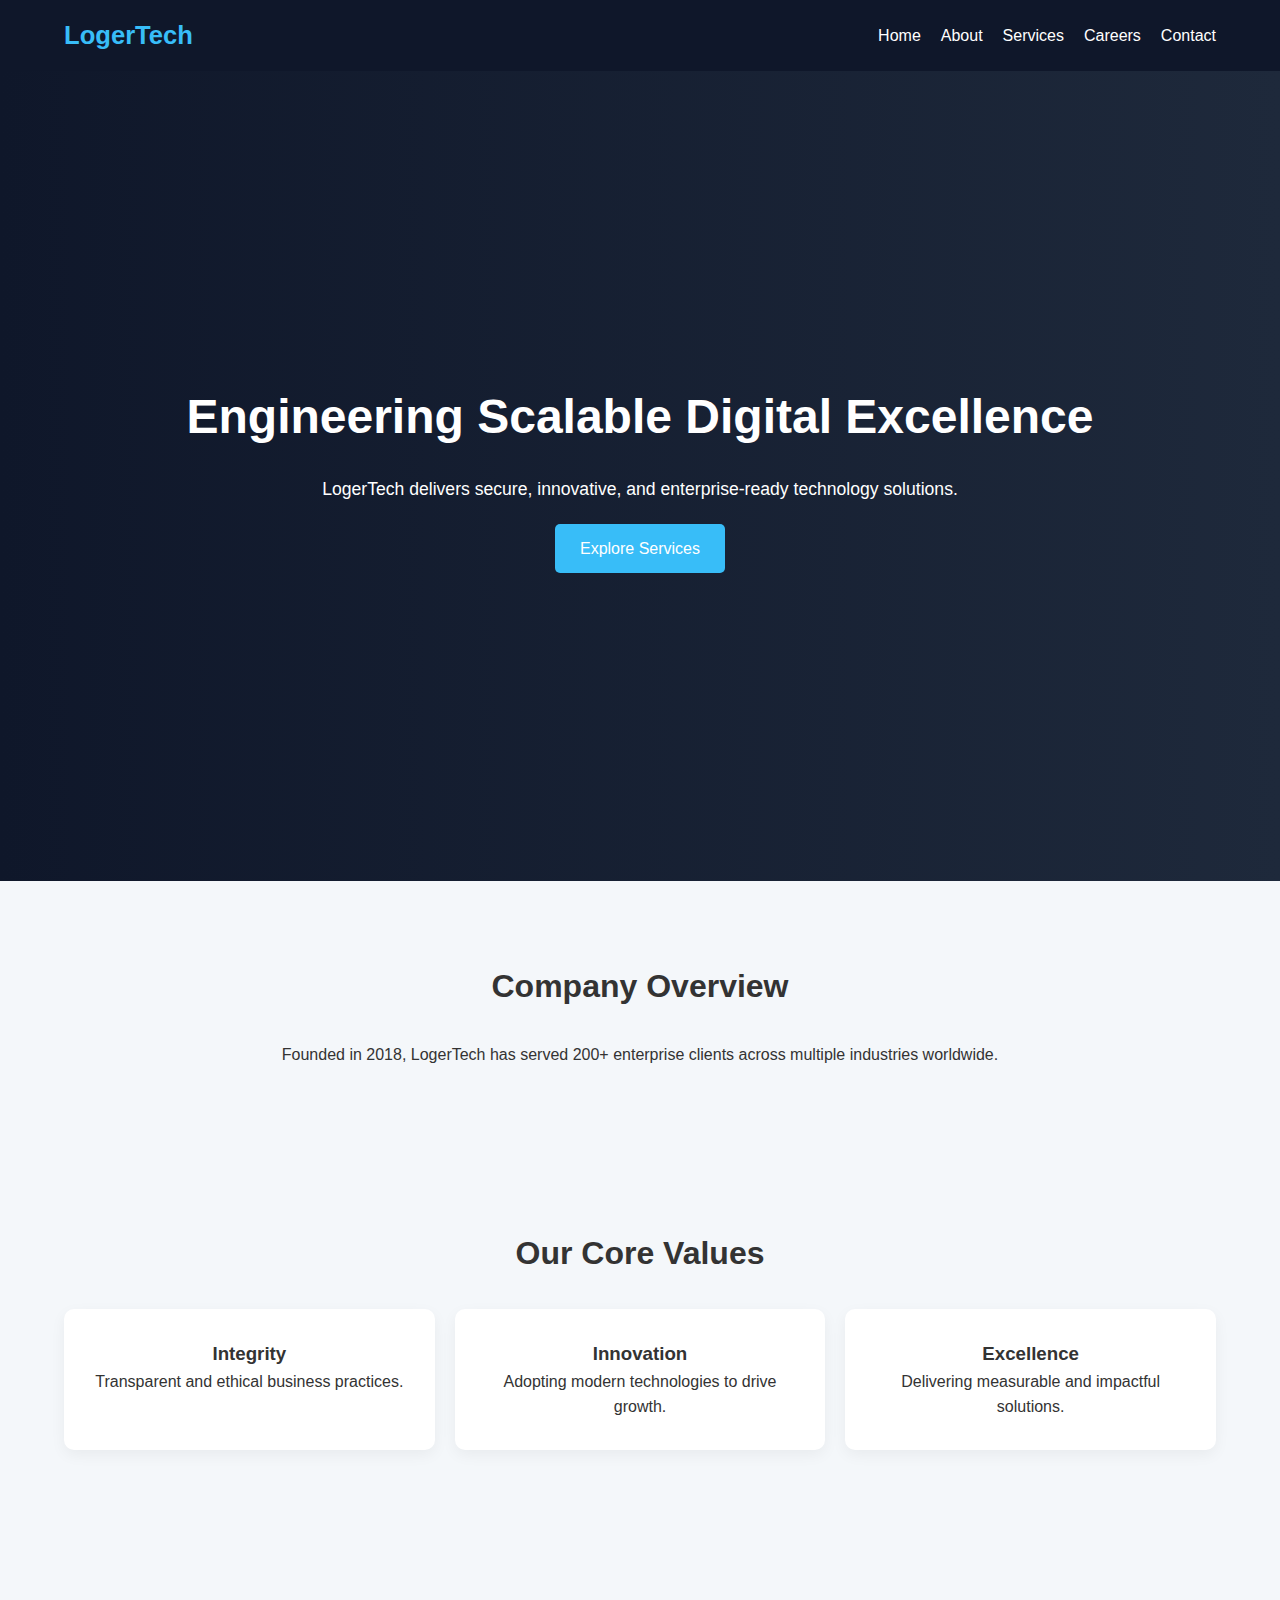
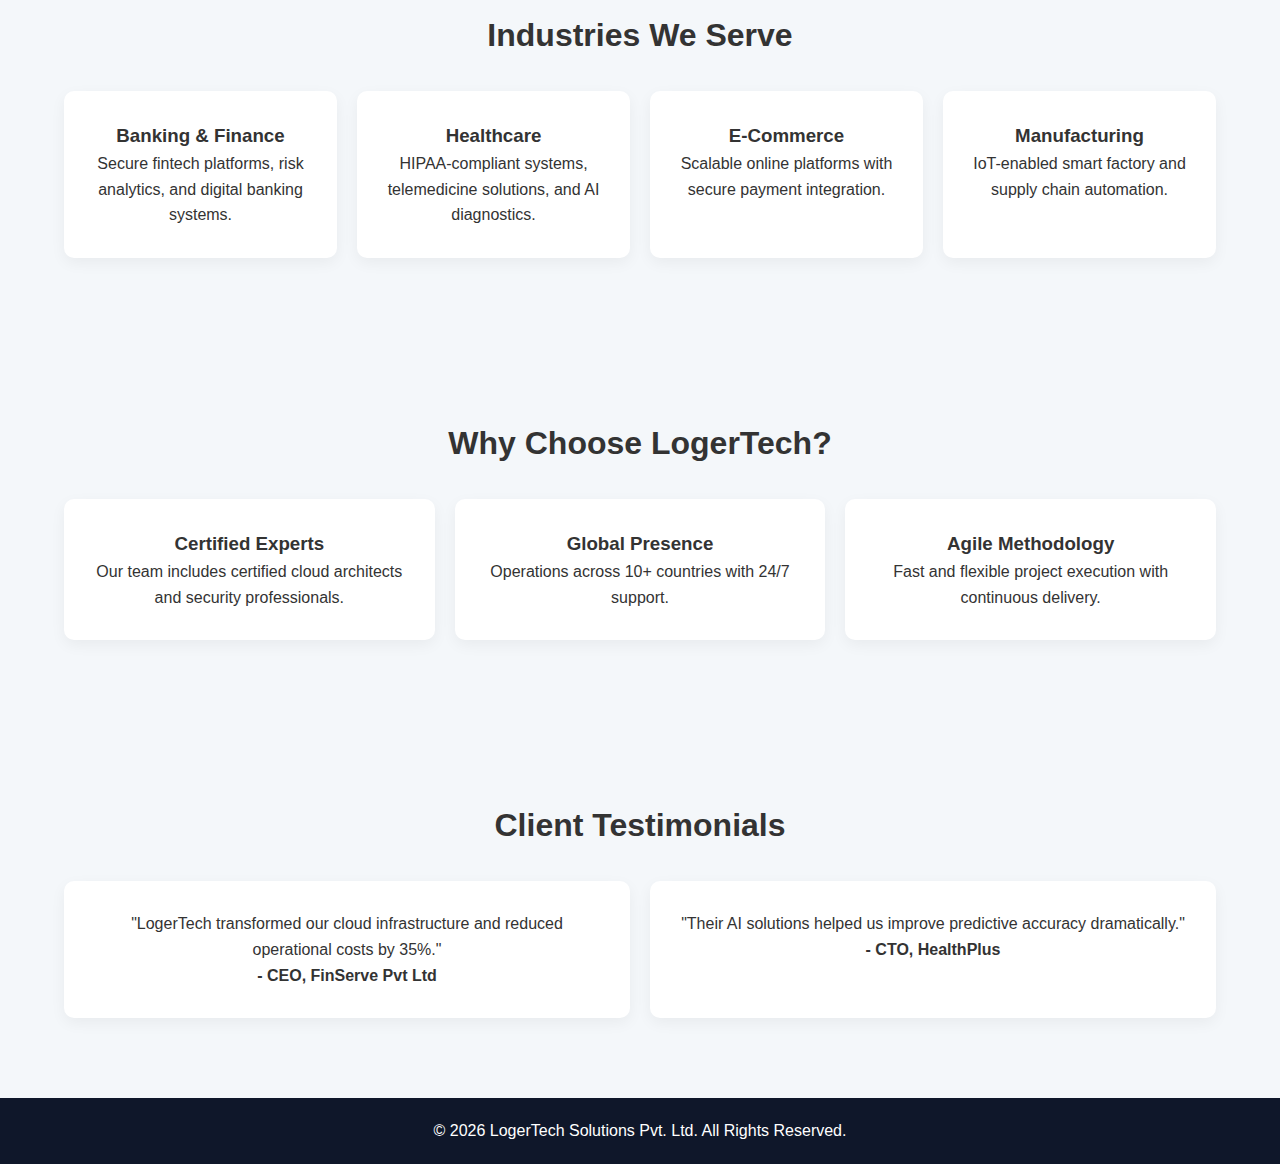
<file: corporate website/index.html>
<!DOCTYPE html>
<html lang="en">
<head>
<meta charset="UTF-8">
<meta name="viewport" content="width=device-width, initial-scale=1.0">
<title>LogerTech - Home</title>
<link rel="stylesheet" href="css/style.css">
</head>
<body>

<header>
  <div class="navbar">
    <div class="logo">LogerTech</div>
    <div class="menu-toggle">☰</div>
    <ul>
      <li><a href="index.html">Home</a></li>
      <li><a href="about.html">About</a></li>
      <li><a href="services.html">Services</a></li>
      <li><a href="careers.html">Careers</a></li>
      <li><a href="contact.html">Contact</a></li>
    </ul>
  </div>
</header>

<section class="hero">
  <div>
    <h1>Engineering Scalable Digital Excellence</h1>
    <p>LogerTech delivers secure, innovative, and enterprise-ready technology solutions.</p>
    <a href="services.html" class="btn">Explore Services</a>
  </div>
</section>

<section class="section">
  <h2>Company Overview</h2>
  <p>Founded in 2018, LogerTech has served 200+ enterprise clients across multiple industries worldwide.</p>
</section>

<section class="section">
  <h2>Our Core Values</h2>
  <div class="cards">
    <div class="card">
      <h3>Integrity</h3>
      <p>Transparent and ethical business practices.</p>
    </div>
    <div class="card">
      <h3>Innovation</h3>
      <p>Adopting modern technologies to drive growth.</p>
    </div>
    <div class="card">
      <h3>Excellence</h3>
      <p>Delivering measurable and impactful solutions.</p>
    </div>
  </div>
</section>
<!-- INDUSTRIES WE SERVE -->
<section class="section">
  <h2>Industries We Serve</h2>
  <div class="cards">
    <div class="card">
      <h3>Banking & Finance</h3>
      <p>Secure fintech platforms, risk analytics, and digital banking systems.</p>
    </div>
    <div class="card">
      <h3>Healthcare</h3>
      <p>HIPAA-compliant systems, telemedicine solutions, and AI diagnostics.</p>
    </div>
    <div class="card">
      <h3>E-Commerce</h3>
      <p>Scalable online platforms with secure payment integration.</p>
    </div>
    <div class="card">
      <h3>Manufacturing</h3>
      <p>IoT-enabled smart factory and supply chain automation.</p>
    </div>
  </div>
</section>

<!-- WHY LOGERTECH -->
<section class="section">
  <h2>Why Choose LogerTech?</h2>
  <div class="cards">
    <div class="card">
      <h3>Certified Experts</h3>
      <p>Our team includes certified cloud architects and security professionals.</p>
    </div>
    <div class="card">
      <h3>Global Presence</h3>
      <p>Operations across 10+ countries with 24/7 support.</p>
    </div>
    <div class="card">
      <h3>Agile Methodology</h3>
      <p>Fast and flexible project execution with continuous delivery.</p>
    </div>
  </div>
</section>

<!-- CLIENT TESTIMONIALS -->
<section class="section">
  <h2>Client Testimonials</h2>
  <div class="cards">
    <div class="card">
      <p>"LogerTech transformed our cloud infrastructure and reduced operational costs by 35%."</p>
      <strong>- CEO, FinServe Pvt Ltd</strong>
    </div>
    <div class="card">
      <p>"Their AI solutions helped us improve predictive accuracy dramatically."</p>
      <strong>- CTO, HealthPlus</strong>
    </div>
  </div>
</section>
<footer>
  <p>© 2026 LogerTech Solutions Pvt. Ltd. All Rights Reserved.</p>
</footer>

<script src="js/script.js"></script>
</body>
</html>
</file>
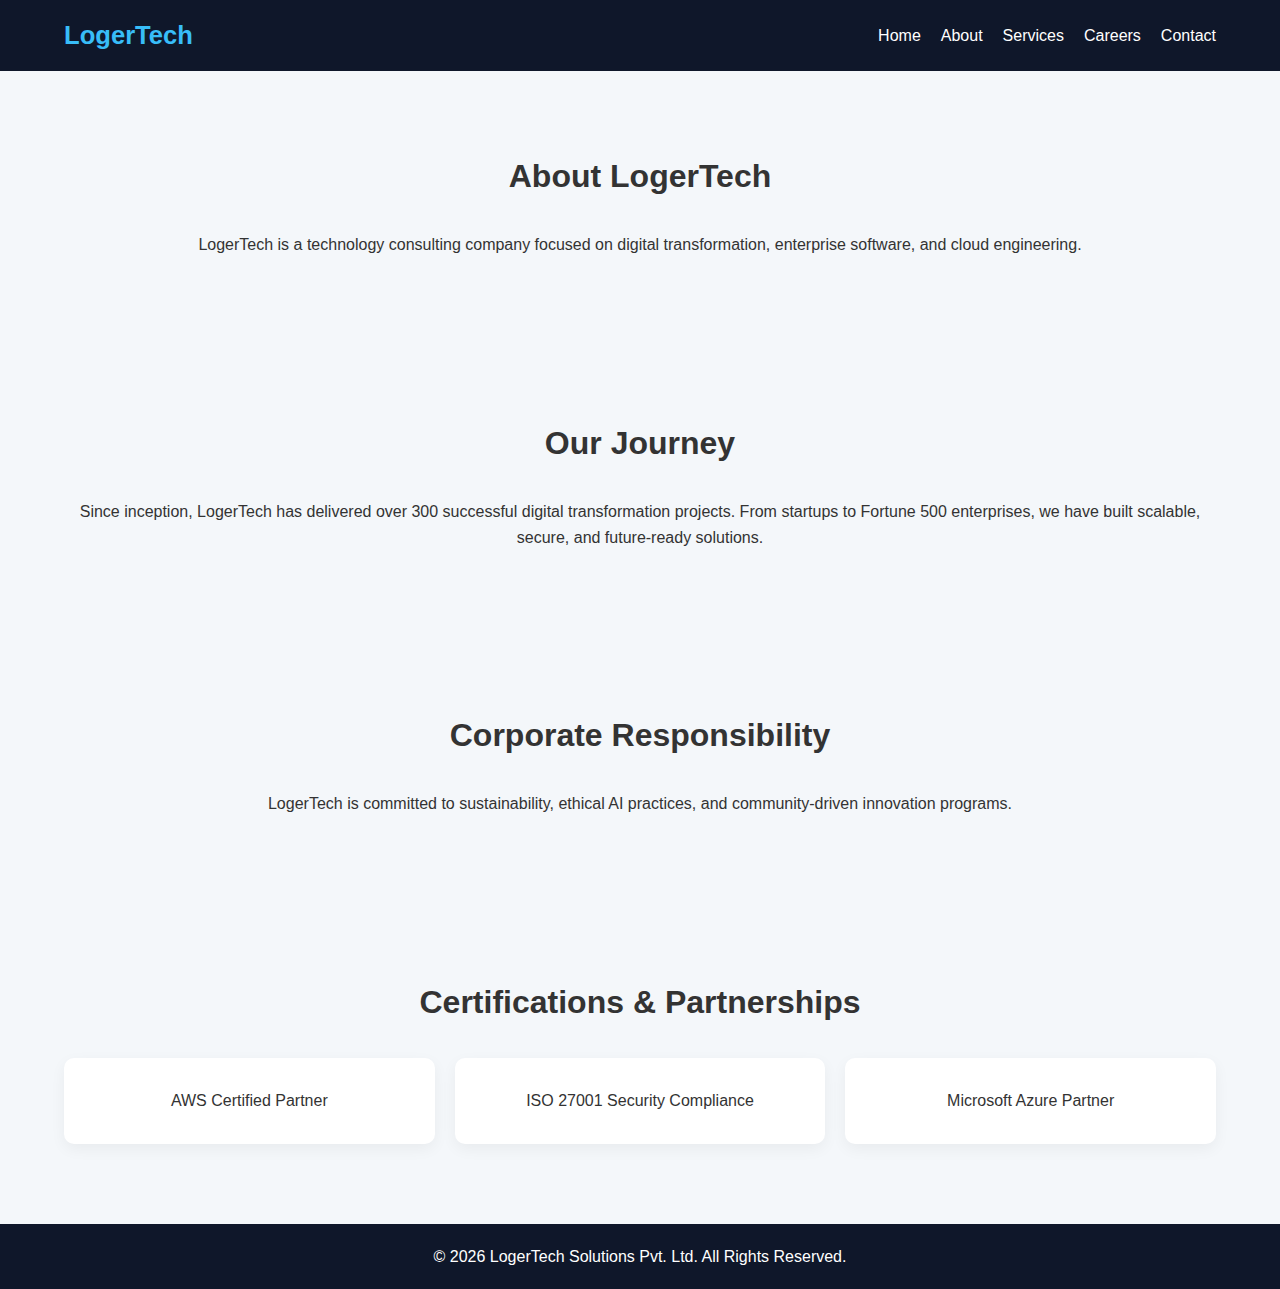
<file: corporate website/about.html>
<!DOCTYPE html>
<html lang="en">
<head>
<meta charset="UTF-8">
<meta name="viewport" content="width=device-width, initial-scale=1.0">
<title>About - LogerTech</title>
<link rel="stylesheet" href="css/style.css">
</head>
<body>

<header>
  <div class="navbar">
    <div class="logo">LogerTech</div>
    <div class="menu-toggle">☰</div>
    <ul>
      <li><a href="index.html">Home</a></li>
      <li><a href="about.html">About</a></li>
      <li><a href="services.html">Services</a></li>
      <li><a href="careers.html">Careers</a></li>
      <li><a href="contact.html">Contact</a></li>
    </ul>
  </div>
</header>

<section class="section">
  <h2>About LogerTech</h2>
  <p>LogerTech is a technology consulting company focused on digital transformation, enterprise software, and cloud engineering.</p>
</section>
<section class="section">
  <h2>Our Journey</h2>
  <p>
    Since inception, LogerTech has delivered over 300 successful digital transformation
    projects. From startups to Fortune 500 enterprises, we have built scalable,
    secure, and future-ready solutions.
  </p>
</section>

<section class="section">
  <h2>Corporate Responsibility</h2>
  <p>
    LogerTech is committed to sustainability, ethical AI practices,
    and community-driven innovation programs.
  </p>
</section>

<section class="section">
  <h2>Certifications & Partnerships</h2>
  <div class="cards">
    <div class="card">
      <p>AWS Certified Partner</p>
    </div>
    <div class="card">
      <p>ISO 27001 Security Compliance</p>
    </div>
    <div class="card">
      <p>Microsoft Azure Partner</p>
    </div>
  </div>
</section>

<footer>
  <p>© 2026 LogerTech Solutions Pvt. Ltd. All Rights Reserved.</p>
</footer>

<script src="js/script.js"></script>
</body>
</html>
</file>
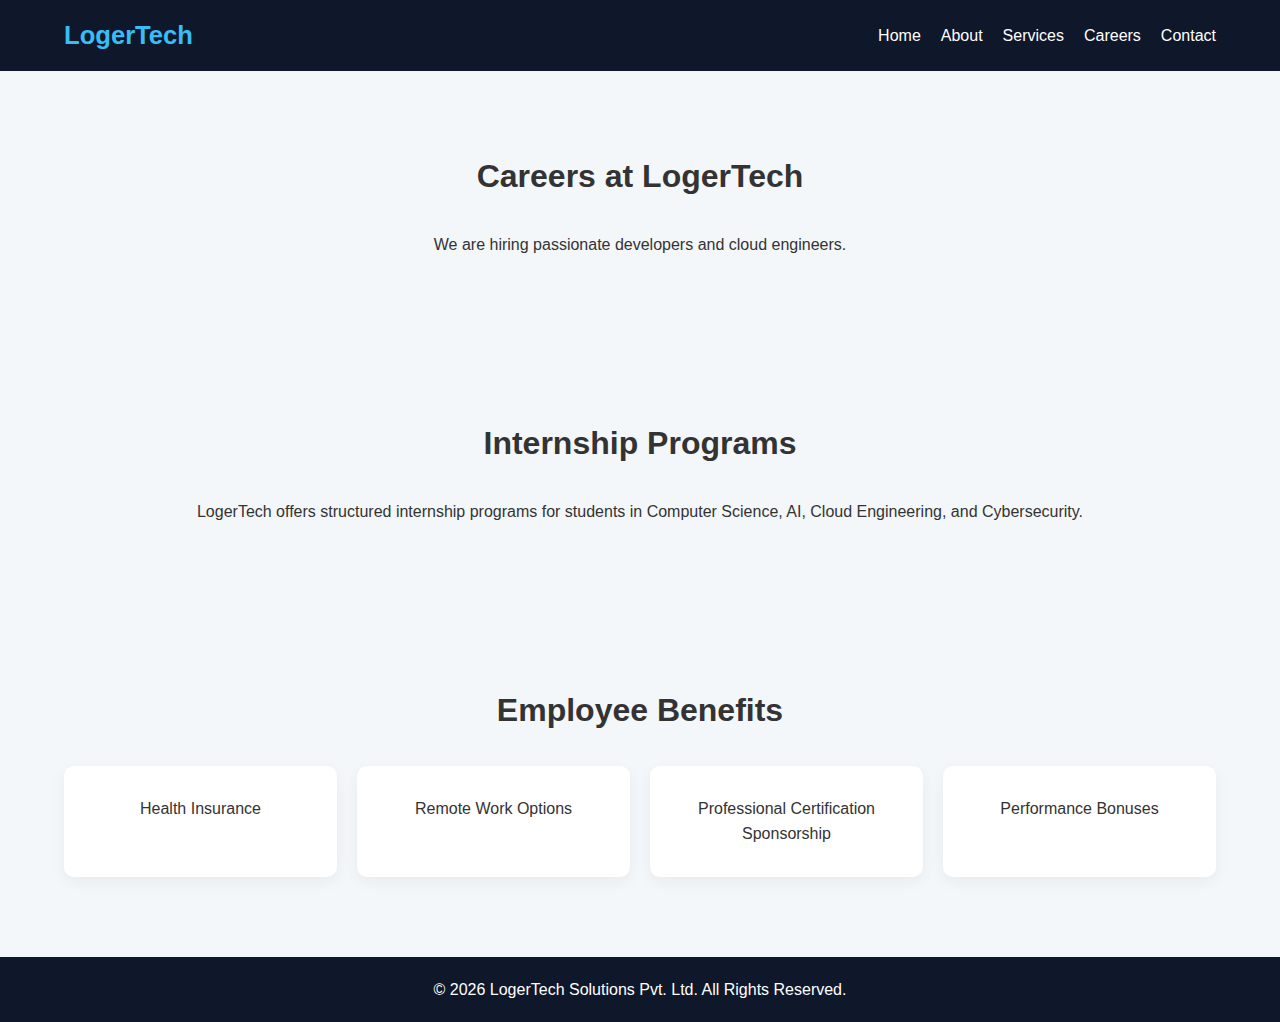
<file: corporate website/careers.html>
<!DOCTYPE html>
<html lang="en">
<head>
<meta charset="UTF-8">
<meta name="viewport" content="width=device-width, initial-scale=1.0">
<title>Careers - LogerTech</title>
<link rel="stylesheet" href="css/style.css">
</head>
<body>

<header>
  <div class="navbar">
    <div class="logo">LogerTech</div>
    <div class="menu-toggle">☰</div>
    <ul>
      <li><a href="index.html">Home</a></li>
      <li><a href="about.html">About</a></li>
      <li><a href="services.html">Services</a></li>
      <li><a href="careers.html">Careers</a></li>
      <li><a href="contact.html">Contact</a></li>
    </ul>
  </div>
</header>

<section class="section">
  <h2>Careers at LogerTech</h2>
  <p>We are hiring passionate developers and cloud engineers.</p>
</section>
<section class="section">
  <h2>Internship Programs</h2>
  <p>
    LogerTech offers structured internship programs for students in
    Computer Science, AI, Cloud Engineering, and Cybersecurity.
  </p>
</section>

<section class="section">
  <h2>Employee Benefits</h2>
  <div class="cards">
    <div class="card">
      <p>Health Insurance</p>
    </div>
    <div class="card">
      <p>Remote Work Options</p>
    </div>
    <div class="card">
      <p>Professional Certification Sponsorship</p>
    </div>
    <div class="card">
      <p>Performance Bonuses</p>
    </div>
  </div>
</section>
<footer>
  <p>© 2026 LogerTech Solutions Pvt. Ltd. All Rights Reserved.</p>
</footer>

<script src="js/script.js"></script>
</body>
</html>
</file>
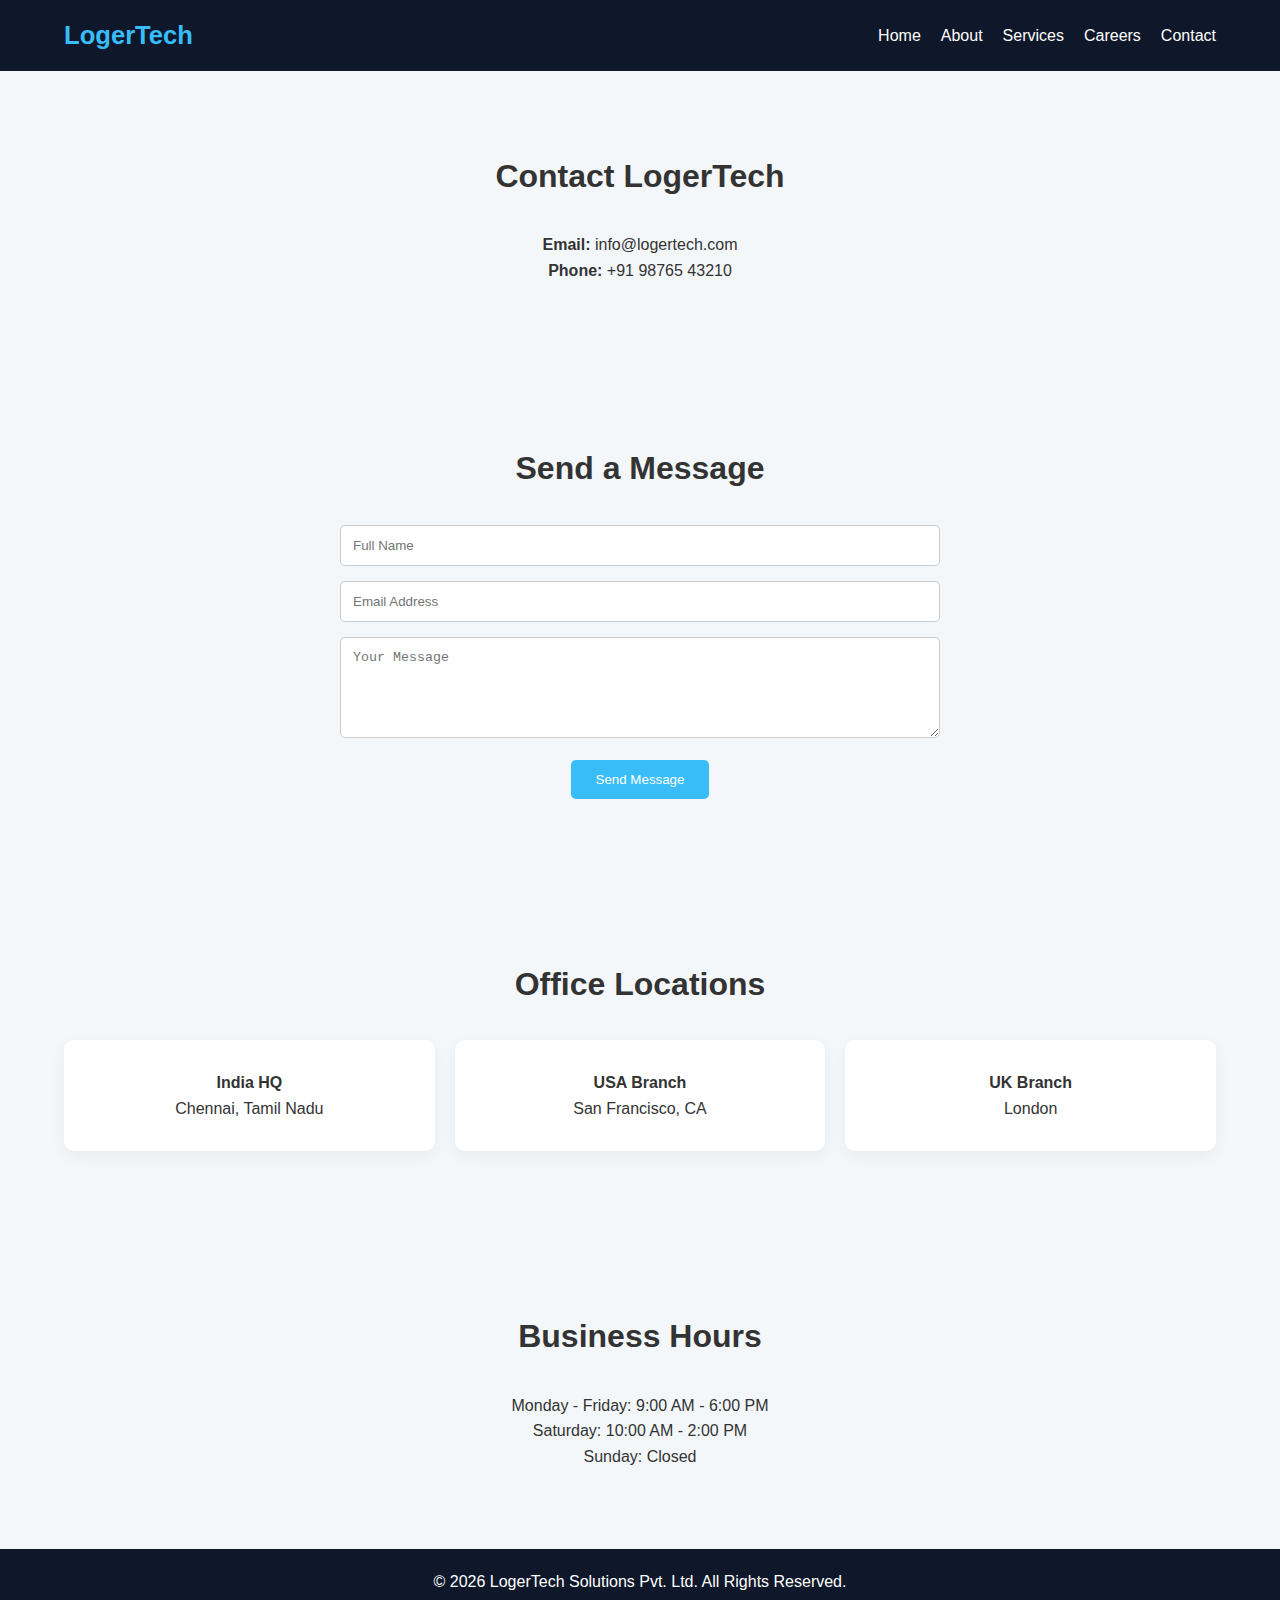
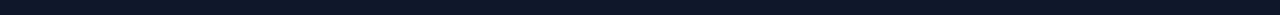
<file: corporate website/contact.html>
<!DOCTYPE html>
<html lang="en">
<head>
<meta charset="UTF-8">
<meta name="viewport" content="width=device-width, initial-scale=1.0">
<title>Contact - LogerTech</title>
<link rel="stylesheet" href="css/style.css">
</head>
<body>

<header>
  <div class="navbar">
    <div class="logo">LogerTech</div>
    <div class="menu-toggle">☰</div>
    <ul>
      <li><a href="index.html">Home</a></li>
      <li><a href="about.html">About</a></li>
      <li><a href="services.html">Services</a></li>
      <li><a href="careers.html">Careers</a></li>
      <li><a href="contact.html">Contact</a></li>
    </ul>
  </div>
</header>

<section class="section">
  <h2>Contact LogerTech</h2>
  <p><strong>Email:</strong> info@logertech.com</p>
  <p><strong>Phone:</strong> +91 98765 43210</p>
</section>

<section class="section">
  <h2>Send a Message</h2>
  <form>
    <input type="text" placeholder="Full Name" required>
    <input type="email" placeholder="Email Address" required>
    <textarea rows="5" placeholder="Your Message" required></textarea>
    <button class="btn">Send Message</button>
  </form>
</section>
<section class="section">
  <h2>Office Locations</h2>
  <div class="cards">
    <div class="card">
      <p><strong>India HQ</strong><br>Chennai, Tamil Nadu</p>
    </div>
    <div class="card">
      <p><strong>USA Branch</strong><br>San Francisco, CA</p>
    </div>
    <div class="card">
      <p><strong>UK Branch</strong><br>London</p>
    </div>
  </div>
</section>

<section class="section">
  <h2>Business Hours</h2>
  <p>Monday - Friday: 9:00 AM - 6:00 PM</p>
  <p>Saturday: 10:00 AM - 2:00 PM</p>
  <p>Sunday: Closed</p>
</section>
<footer>
  <p>© 2026 LogerTech Solutions Pvt. Ltd. All Rights Reserved.</p>
</footer>

<script src="js/script.js"></script>
</body>
</html>
</file>
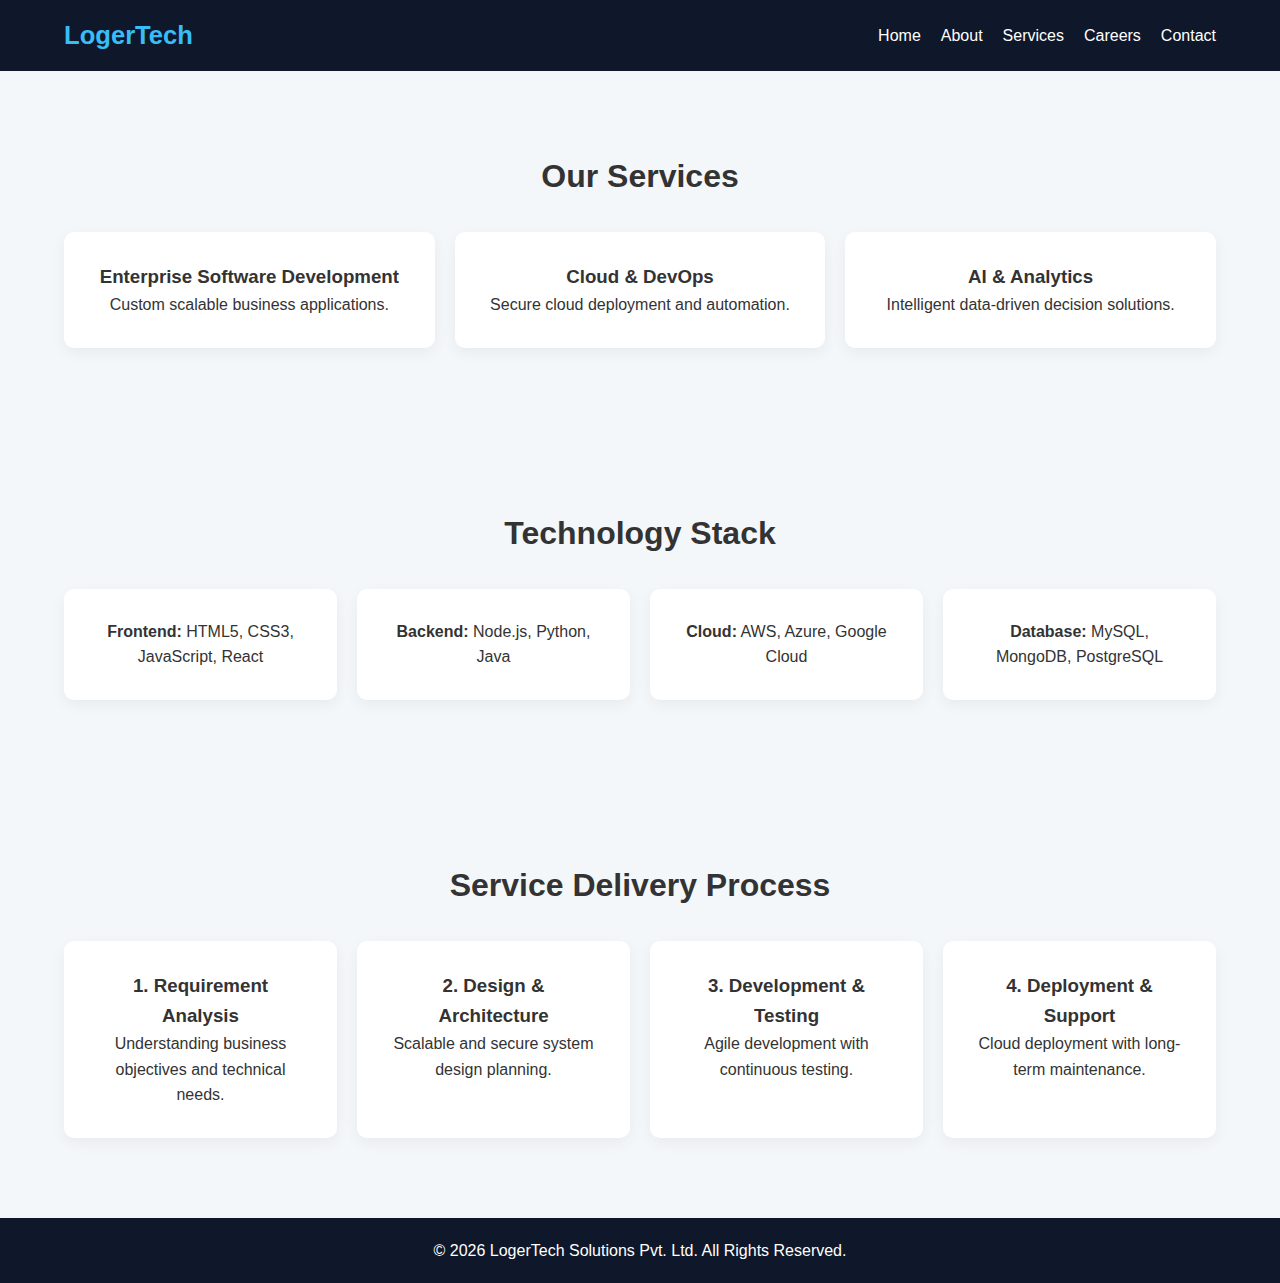
<file: corporate website/services.html>
<!DOCTYPE html>
<html lang="en">
<head>
<meta charset="UTF-8">
<meta name="viewport" content="width=device-width, initial-scale=1.0">
<title>Services - LogerTech</title>
<link rel="stylesheet" href="css/style.css">
</head>
<body>

<header>
  <div class="navbar">
    <div class="logo">LogerTech</div>
    <div class="menu-toggle">☰</div>
    <ul>
      <li><a href="index.html">Home</a></li>
      <li><a href="about.html">About</a></li>
      <li><a href="services.html">Services</a></li>
      <li><a href="careers.html">Careers</a></li>
      <li><a href="contact.html">Contact</a></li>
    </ul>
  </div>
</header>

<section class="section">
  <h2>Our Services</h2>
  <div class="cards">
    <div class="card">
      <h3>Enterprise Software Development</h3>
      <p>Custom scalable business applications.</p>
    </div>
    <div class="card">
      <h3>Cloud & DevOps</h3>
      <p>Secure cloud deployment and automation.</p>
    </div>
    <div class="card">
      <h3>AI & Analytics</h3>
      <p>Intelligent data-driven decision solutions.</p>
    </div>
  </div>
</section>
<section class="section">
  <h2>Technology Stack</h2>
  <div class="cards">
    <div class="card">
      <p><strong>Frontend:</strong> HTML5, CSS3, JavaScript, React</p>
    </div>
    <div class="card">
      <p><strong>Backend:</strong> Node.js, Python, Java</p>
    </div>
    <div class="card">
      <p><strong>Cloud:</strong> AWS, Azure, Google Cloud</p>
    </div>
    <div class="card">
      <p><strong>Database:</strong> MySQL, MongoDB, PostgreSQL</p>
    </div>
  </div>
</section>

<section class="section">
  <h2>Service Delivery Process</h2>
  <div class="cards">
    <div class="card">
      <h3>1. Requirement Analysis</h3>
      <p>Understanding business objectives and technical needs.</p>
    </div>
    <div class="card">
      <h3>2. Design & Architecture</h3>
      <p>Scalable and secure system design planning.</p>
    </div>
    <div class="card">
      <h3>3. Development & Testing</h3>
      <p>Agile development with continuous testing.</p>
    </div>
    <div class="card">
      <h3>4. Deployment & Support</h3>
      <p>Cloud deployment with long-term maintenance.</p>
    </div>
  </div>
</section>

<footer>
  <p>© 2026 LogerTech Solutions Pvt. Ltd. All Rights Reserved.</p>
</footer>

<script src="js/script.js"></script>
</body>
</html>
</file>
<file: corporate website/css/style.css>
/* ===== GLOBAL RESET ===== */
* {
  margin: 0;
  padding: 0;
  box-sizing: border-box;
}

body {
  font-family: 'Segoe UI', sans-serif;
  background: #f4f7fa;
  color: #333;
  line-height: 1.6;
}

/* ===== NAVBAR ===== */
header {
  background: #0f172a;
  color: #fff;
  padding: 15px 5%;
  position: sticky;
  top: 0;
  z-index: 1000;
}

.navbar {
  display: flex;
  justify-content: space-between;
  align-items: center;
}

.logo {
  font-size: 1.6rem;
  font-weight: bold;
  color: #38bdf8;
}

.navbar ul {
  list-style: none;
  display: flex;
}

.navbar ul li {
  margin-left: 20px;
}

.navbar a {
  text-decoration: none;
  color: white;
  font-weight: 500;
  transition: 0.3s;
}

.navbar a:hover {
  color: #38bdf8;
}

.menu-toggle {
  display: none;
  font-size: 1.8rem;
  cursor: pointer;
}

/* ===== HERO ===== */
.hero {
  height: 90vh;
  background: linear-gradient(to right, #0f172a, #1e293b);
  color: white;
  display: flex;
  align-items: center;
  justify-content: center;
  text-align: center;
  padding: 20px;
}

.hero h1 {
  font-size: 3rem;
}

.hero p {
  margin: 20px 0;
  font-size: 1.1rem;
}

.btn {
  display: inline-block;
  padding: 12px 25px;
  background: #38bdf8;
  color: white;
  text-decoration: none;
  border-radius: 5px;
  transition: 0.3s;
  border: none;
  cursor: pointer;
}

.btn:hover {
  background: #0284c7;
}

/* ===== SECTIONS ===== */
.section {
  padding: 80px 5%;
  text-align: center;
}

.section h2 {
  margin-bottom: 30px;
  font-size: 2rem;
}

/* ===== CARDS ===== */
.cards {
  display: grid;
  grid-template-columns: repeat(auto-fit, minmax(250px, 1fr));
  gap: 20px;
}

.card {
  background: white;
  padding: 30px;
  border-radius: 10px;
  box-shadow: 0 5px 15px rgba(0,0,0,0.05);
  transition: 0.3s;
}

.card:hover {
  transform: translateY(-5px);
}

/* ===== FORM ===== */
form {
  max-width: 600px;
  margin: auto;
}

form input,
form textarea {
  width: 100%;
  padding: 12px;
  margin-bottom: 15px;
  border: 1px solid #ccc;
  border-radius: 5px;
}

footer {
  background: #0f172a;
  color: white;
  text-align: center;
  padding: 20px;
}

/* ===== RESPONSIVE ===== */
@media(max-width: 768px) {
  .navbar ul {
    position: absolute;
    right: 5%;
    top: 70px;
    background: #0f172a;
    flex-direction: column;
    width: 200px;
    display: none;
    padding: 20px;
  }

  .navbar ul.active {
    display: flex;
  }

  .navbar ul li {
    margin: 15px 0;
  }

  .menu-toggle {
    display: block;
  }
}
</file>
